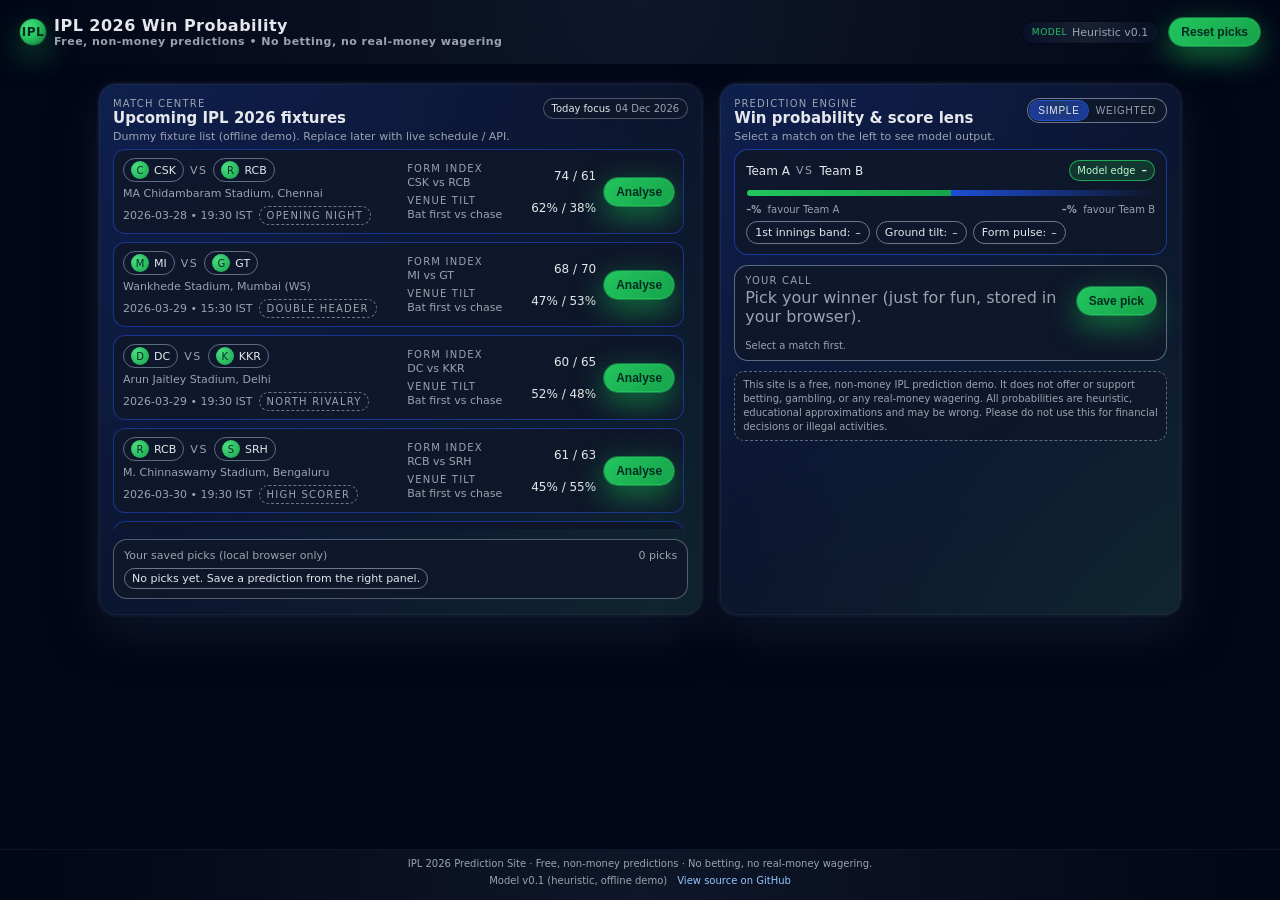
<file: index.html>
<!DOCTYPE html>
<html lang="en">
<head>
  <meta charset="UTF-8" />
  <title>IPL 2026 Win Probability</title>
  <meta name="viewport" content="width=device-width, initial-scale=1" />
  <link rel="stylesheet" href="styles.css" />
</head>
<body>
  <header>
    <div class="logo">
      <div class="logo-pill">IPL</div>
      <div>
        <div>IPL 2026 Win Probability</div>
        <div class="logo-sub">Free, non-money predictions • No betting, no real-money wagering</div>
      </div>
    </div>
    <div class="header-right">
      <div class="chip">
        <span>Model</span>
        Heuristic v0.1
      </div>
      <button class="btn-primary" type="button" onclick="resetAll()">
        Reset picks
      </button>
    </div>
  </header>

  <main>
    <div class="layout">
      <section class="card">
        <div class="card-inner">
          <div class="section-header">
            <div>
              <div class="section-kicker">Match centre</div>
              <div class="section-title">Upcoming IPL 2026 fixtures</div>
              <div class="section-sub">
                Dummy fixture list (offline demo). Replace later with live schedule / API.
              </div>
            </div>
            <div class="badge-soft">
              <strong>Today focus</strong>
              <span id="todayLabel">TBD</span>
            </div>
          </div>

          <div class="matches-scroll">
            <div class="matches-list" id="matchesList"></div>
          </div>

          <div class="user-predictions-card">
            <div class="user-predictions-header">
              <span>Your saved picks (local browser only)</span>
              <span id="savedCount">0 picks</span>
            </div>
            <div class="user-predictions-list" id="userPredictionsList"></div>
          </div>
        </div>
      </section>

      <section class="card">
        <div class="card-inner">
          <div class="section-header">
            <div>
              <div class="section-kicker">Prediction engine</div>
              <div class="section-title">
                Win probability & score lens
              </div>
              <div class="section-sub" id="selectedMatchTitle">
                Select a match on the left to see model output.
              </div>
            </div>
            <div class="pill-toggle" aria-label="Prediction mode">
              <button type="button" class="active" id="modeSimpleBtn" onclick="setMode('simple')">Simple</button>
              <button type="button" id="modeAdvancedBtn" onclick="setMode('advanced')">Weighted</button>
            </div>
          </div>

          <div class="probability-gauge">
            <div class="prob-header">
              <div class="prob-teams">
                <span id="probTeamA">Team A</span>
                <span class="vs">vs</span>
                <span id="probTeamB">Team B</span>
              </div>
              <div class="odds-pill">
                <span>Model edge</span>
                <strong id="modelEdge">–</strong>
              </div>
            </div>

            <div class="prob-bar">
              <div class="prob-bar-fill" id="probBarFill">
                <div class="prob-bar-a"></div>
                <div class="prob-bar-b"></div>
              </div>
            </div>

            <div class="prob-footer">
              <div>
                <strong id="probAValue">–%</strong> &nbsp;favour
                <span id="probAFavour">Team A</span>
              </div>
              <div>
                <strong id="probBValue">–%</strong> &nbsp;favour
                <span id="probBFavour">Team B</span>
              </div>
            </div>

            <div class="score-range">
              <div class="score-pill">
                <span>1st innings band:</span>
                <strong id="scoreBand">–</strong>
              </div>
              <div class="score-pill">
                <span>Ground tilt:</span>
                <strong id="groundTilt">–</strong>
              </div>
              <div class="score-pill">
                <span>Form pulse:</span>
                <strong id="formPulse">–</strong>
              </div>
            </div>
          </div>

          <div class="fan-poll">
            <div class="form-row">
              <div class="form-label">
                <span>Your call</span>
                <div>
                  Pick your winner (just for fun, stored in your browser).
                </div>
              </div>
              <button class="btn-primary" type="button" onclick="saveCurrentPick()">
                Save pick
              </button>
            </div>

            <div class="fan-poll-options" id="fanPollOptions"></div>

            <div class="fan-poll-meta">
              <span id="fanPollHint">Select a match first.</span>
              <span id="fanPollMetaRight"></span>
            </div>
          </div>

          <div class="disclaimer">
            This site is a free, non-money IPL prediction demo. It does not offer or support betting,
            gambling, or any real-money wagering. All probabilities are heuristic, educational
            approximations and may be wrong. Please do not use this for financial decisions or
            illegal activities.
          </div>
        </div>
      </section>
    </div>
  </main>

  <footer>
    <div>IPL 2026 Prediction Site · Free, non-money predictions · No betting, no real-money wagering.</div>
    <div class="footer-links">
      <span>Model v0.1 (heuristic, offline demo)</span>
      <a href="https://github.com/qarnainnazish-a11y/ipl-win-probability" target="_blank" rel="noreferrer">
        View source on GitHub
      </a>
    </div>
  </footer>

  <script src="app.js"></script>
</body>
</html>
</file>
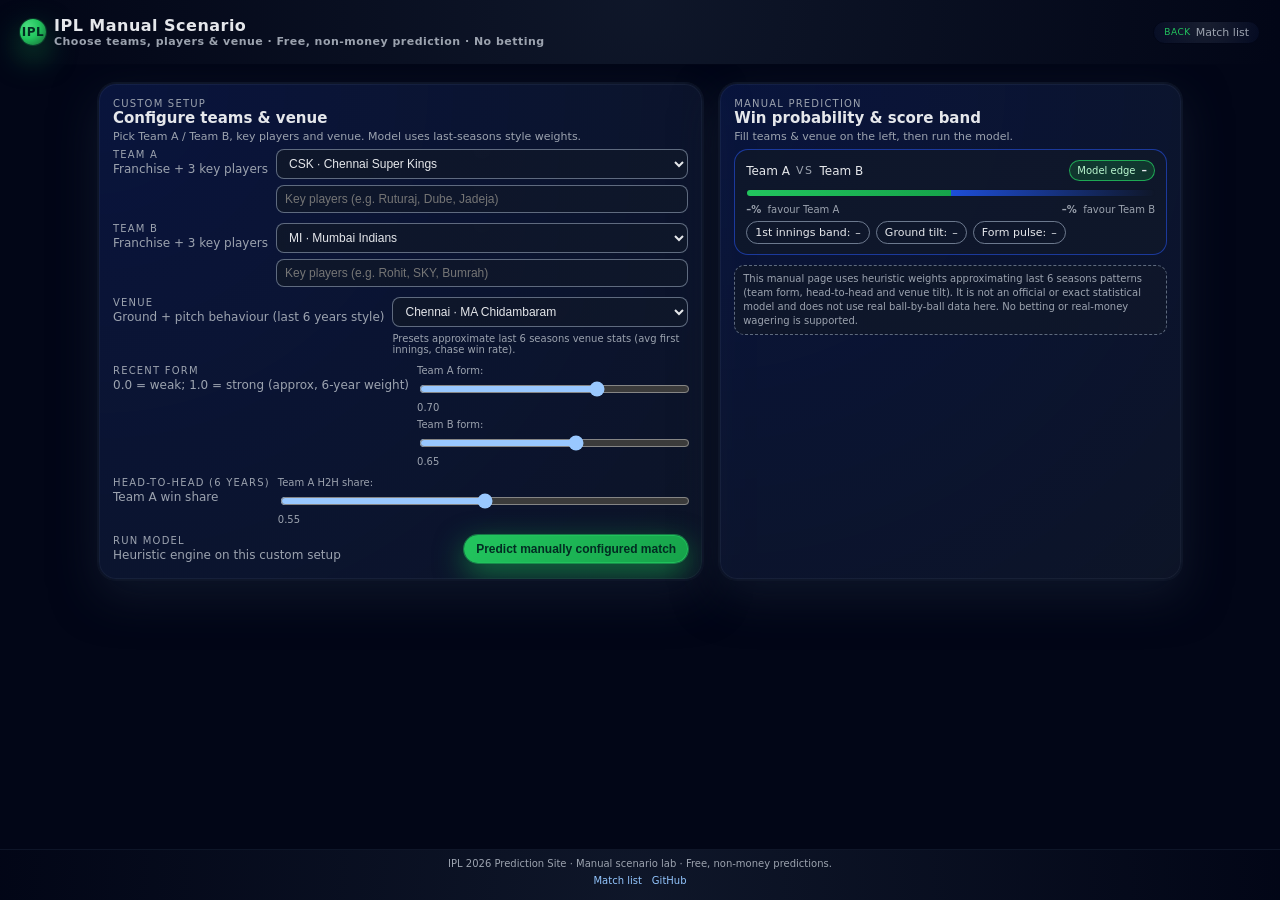
<file: manual.html>
<!DOCTYPE html>
<html lang="en">
<head>
  <meta charset="UTF-8" />
  <title>IPL Manual Scenario · IPL 2026 Win Probability</title>
  <meta name="viewport" content="width=device-width, initial-scale=1" />
  <link rel="stylesheet" href="manual.css" />
</head>
<body>
  <header>
    <div class="logo">
      <div class="logo-pill">IPL</div>
      <div>
        <div>IPL Manual Scenario</div>
        <div class="logo-sub">
          Choose teams, players & venue · Free, non-money prediction · No betting
        </div>
      </div>
    </div>
    <div class="header-right">
      <a href="index.html" class="chip">
        <span>Back</span>
        Match list
      </a>
    </div>
  </header>

  <main>
    <div class="layout">
      <!-- Left: inputs -->
      <section class="card">
        <div class="card-inner">
          <div class="section-header">
            <div>
              <div class="section-kicker">Custom setup</div>
              <div class="section-title">Configure teams & venue</div>
              <div class="section-sub">
                Pick Team A / Team B, key players and venue. Model uses last-seasons style weights.
              </div>
            </div>
          </div>

          <div class="scroll">
            <div class="form-rows">
              <!-- Team A -->
              <div class="form-row">
                <div class="form-label">
                  <span>Team A</span>
                  <div>Franchise + 3 key players</div>
                </div>
                <div class="form-input-block">
                  <select id="manualTeamA" class="input-select">
                    <option value="CSK">CSK · Chennai Super Kings</option>
                    <option value="MI">MI · Mumbai Indians</option>
                    <option value="RCB">RCB · Royal Challengers Bengaluru</option>
                    <option value="GT">GT · Gujarat Titans</option>
                    <option value="KKR">KKR · Kolkata Knight Riders</option>
                    <option value="SRH">SRH · Sunrisers Hyderabad</option>
                    <option value="DC">DC · Delhi Capitals</option>
                    <option value="RR">RR · Rajasthan Royals</option>
                    <option value="PBKS">PBKS · Punjab Kings</option>
                    <option value="LSG">LSG · Lucknow Super Giants</option>
                  </select>
                  <input id="manualTeamAPlayers" class="input-text"
                    placeholder="Key players (e.g. Ruturaj, Dube, Jadeja)" />
                </div>
              </div>

              <!-- Team B -->
              <div class="form-row">
                <div class="form-label">
                  <span>Team B</span>
                  <div>Franchise + 3 key players</div>
                </div>
                <div class="form-input-block">
                  <select id="manualTeamB" class="input-select">
                    <option value="MI">MI · Mumbai Indians</option>
                    <option value="CSK">CSK · Chennai Super Kings</option>
                    <option value="RCB">RCB · Royal Challengers Bengaluru</option>
                    <option value="GT">GT · Gujarat Titans</option>
                    <option value="KKR">KKR · Kolkata Knight Riders</option>
                    <option value="SRH">SRH · Sunrisers Hyderabad</option>
                    <option value="DC">DC · Delhi Capitals</option>
                    <option value="RR">RR · Rajasthan Royals</option>
                    <option value="PBKS">PBKS · Punjab Kings</option>
                    <option value="LSG">LSG · Lucknow Super Giants</option>
                  </select>
                  <input id="manualTeamBPlayers" class="input-text"
                    placeholder="Key players (e.g. Rohit, SKY, Bumrah)" />
                </div>
              </div>

              <!-- Venue -->
              <div class="form-row">
                <div class="form-label">
                  <span>Venue</span>
                  <div>Ground + pitch behaviour (last 6 years style)</div>
                </div>
                <div class="form-input-block">
                  <select id="manualVenue" class="input-select">
                    <option value="CHEP">Chennai · MA Chidambaram</option>
                    <option value="WANKHEDE">Mumbai · Wankhede</option>
                    <option value="CHINNASWAMY">Bengaluru · Chinnaswamy</option>
                    <option value="ARUN_JAITLEY">Delhi · Arun Jaitley</option>
                    <option value="EDEN">Kolkata · Eden Gardens</option>
                    <option value="JAIPUR">Jaipur · SMS</option>
                    <option value="MOHALI">Mohali · IS Bindra</option>
                    <option value="AHMEDABAD">Ahmedabad · Narendra Modi</option>
                  </select>
                  <div class="help-text">
                    Presets approximate last 6 seasons venue stats (avg first innings, chase win rate).
                  </div>
                </div>
              </div>

              <!-- Form sliders -->
              <div class="form-row">
                <div class="form-label">
                  <span>Recent form</span>
                  <div>0.0 = weak; 1.0 = strong (approx, 6-year weight)</div>
                </div>
                <div class="form-input-block">
                  <label class="slider-label">
                    Team A form:
                    <input id="manualFormA" type="range" min="0.3" max="0.9" step="0.05" value="0.7" />
                    <span id="manualFormALabel">0.70</span>
                  </label>
                  <label class="slider-label">
                    Team B form:
                    <input id="manualFormB" type="range" min="0.3" max="0.9" step="0.05" value="0.65" />
                    <span id="manualFormBLabel">0.65</span>
                  </label>
                </div>
              </div>

              <!-- H2H -->
              <div class="form-row">
                <div class="form-label">
                  <span>Head-to-head (6 years)</span>
                  <div>Team A win share</div>
                </div>
                <div class="form-input-block">
                  <label class="slider-label">
                    Team A H2H share:
                    <input id="manualH2HA" type="range" min="0.3" max="0.8" step="0.05" value="0.55" />
                    <span id="manualH2HALabel">0.55</span>
                  </label>
                </div>
              </div>

              <!-- Run button -->
              <div class="form-row">
                <div class="form-label">
                  <span>Run model</span>
                  <div>Heuristic engine on this custom setup</div>
                </div>
                <button class="btn-primary" type="button" onclick="runManualScenario()">
                  Predict manually configured match
                </button>
              </div>
            </div>
          </div>
        </div>
      </section>

      <!-- Right: output -->
      <section class="card">
        <div class="card-inner">
          <div class="section-header">
            <div>
              <div class="section-kicker">Manual prediction</div>
              <div class="section-title">
                Win probability & score band
              </div>
              <div class="section-sub" id="manualSelectedTitle">
                Fill teams & venue on the left, then run the model.
              </div>
            </div>
          </div>

          <div class="probability-gauge">
            <div class="prob-header">
              <div class="prob-teams">
                <span id="manualProbTeamA">Team A</span>
                <span class="vs">vs</span>
                <span id="manualProbTeamB">Team B</span>
              </div>
              <div class="odds-pill">
                <span>Model edge</span>
                <strong id="manualModelEdge">–</strong>
              </div>
            </div>

            <div class="prob-bar">
              <div class="prob-bar-fill" id="manualProbBarFill">
                <div class="prob-bar-a"></div>
                <div class="prob-bar-b"></div>
              </div>
            </div>

            <div class="prob-footer">
              <div>
                <strong id="manualProbAValue">–%</strong> &nbsp;favour
                <span id="manualProbAFavour">Team A</span>
              </div>
              <div>
                <strong id="manualProbBValue">–%</strong> &nbsp;favour
                <span id="manualProbBFavour">Team B</span>
              </div>
            </div>

            <div class="score-range">
              <div class="score-pill">
                <span>1st innings band:</span>
                <strong id="manualScoreBand">–</strong>
              </div>
              <div class="score-pill">
                <span>Ground tilt:</span>
                <strong id="manualGroundTilt">–</strong>
              </div>
              <div class="score-pill">
                <span>Form pulse:</span>
                <strong id="manualFormPulse">–</strong>
              </div>
            </div>
          </div>

          <div class="disclaimer">
            This manual page uses heuristic weights approximating last 6 seasons
            patterns (team form, head-to-head and venue tilt). It is not an official or exact
            statistical model and does not use real ball-by-ball data here. No betting or
            real-money wagering is supported.
          </div>
        </div>
      </section>
    </div>
  </main>

  <footer>
    <div>IPL 2026 Prediction Site · Manual scenario lab · Free, non-money predictions.</div>
    <div class="footer-links">
      <a href="index.html">Match list</a>
      <a href="https://github.com/qarnainnazish-a11y/ipl-win-probability" target="_blank" rel="noreferrer">
        GitHub
      </a>
    </div>
  </footer>

  <script src="manual.js"></script>
</body>
</html>
</file>
<file: styles.css>
:root {
  color-scheme: dark;
  --bg: #020617;
  --bg-elevated: #020617;
  --card: #020617;
  --border-subtle: #020617;
  --border-strong: #020617;
  --accent: #020617;
  --accent-soft: #020617;
  --accent-soft-strong: #020617;
  --accent-strong: #020617;
  --text-main: #e5e7eb;
  --text-soft: #9ca3af;
  --danger: #020617;
  --danger-soft: rgba(248, 113, 113, 0.15);
  --success: #22c55e;
  --success-soft: rgba(34, 197, 94, 0.12);
  --chip-bg: #020617;
  --chip-border: #020617;
  --chip-active-bg: #020617;
  --chip-active-border: #020617;
  --badge-soft-bg: #020617;
  --badge-soft-border: #020617;
  --input-bg: #020617;
  --input-border: #020617;
}

* {
  box-sizing: border-box;
}

body {
  margin: 0;
  font-family: system-ui, -apple-system, BlinkMacSystemFont, "Segoe UI", sans-serif;
  background: radial-gradient(circle at top, #020617 0, #020617 50%, #020617 100%);
  color: var(--text-main);
  min-height: 100vh;
  display: flex;
  flex-direction: column;
}

header {
  padding: 16px 20px;
  border-bottom: 1px solid #020617;
  display: flex;
  align-items: center;
  justify-content: space-between;
  gap: 12px;
  position: sticky;
  top: 0;
  z-index: 10;
  backdrop-filter: blur(18px);
  background: radial-gradient(circle at top, rgba(15,23,42,0.98), rgba(2,6,23,0.98));
}

.logo {
  font-weight: 600;
  letter-spacing: 0.03em;
  font-size: 16px;
  display: flex;
  align-items: center;
  gap: 8px;
}

.logo-pill {
  width: 26px;
  height: 26px;
  border-radius: 999px;
  background: radial-gradient(circle at 30% 30%, #4ade80, #22c55e 45%, #166534 100%);
  display: flex;
  align-items: center;
  justify-content: center;
  font-size: 12px;
  color: #022c22;
  box-shadow: 0 0 0 1px rgba(34, 197, 94, 0.2), 0 12px 30px rgba(22, 163, 74, 0.55);
}

.logo-sub {
  font-size: 11px;
  color: var(--text-soft);
}

.header-right {
  display: flex;
  align-items: center;
  gap: 10px;
}

.chip {
  font-size: 11px;
  padding: 4px 10px;
  border-radius: 999px;
  border: 1px solid #020617;
  background: radial-gradient(circle at top, rgba(148,163,184,0.15), rgba(30,64,175,0.07));
  color: var(--text-soft);
  display: inline-flex;
  align-items: center;
  gap: 5px;
  white-space: nowrap;
}

.chip span {
  font-size: 9px;
  text-transform: uppercase;
  letter-spacing: 0.06em;
  color: #22c55e;
}

main {
  flex: 1;
  display: flex;
  flex-direction: column;
  padding: 18px 18px 28px;
  gap: 16px;
  max-width: 1120px;
  width: 100%;
  margin: 0 auto;
}

.layout {
  display: grid;
  grid-template-columns: minmax(0, 1.7fr) minmax(0, 1.3fr);
  gap: 16px;
}

@media (max-width: 900px) {
  .layout {
    grid-template-columns: minmax(0, 1fr);
  }
}

.card {
  background: radial-gradient(circle at top left, rgba(30,64,175,0.25), rgba(15,23,42,0.85));
  border-radius: 18px;
  border: 1px solid rgba(15,23,42,0.9);
  box-shadow:
    0 0 0 1px rgba(15,23,42,0.9),
    0 16px 45px rgba(15,23,42,0.95),
    inset 0 0 0 1px rgba(148,163,184,0.08);
  padding: 14px 14px 16px;
  position: relative;
  overflow: hidden;
}

.card::before {
  content: "";
  position: absolute;
  inset: -20%;
  background:
    radial-gradient(circle at top left, rgba(59,130,246,0.18), transparent 60%),
    radial-gradient(circle at bottom right, rgba(34,197,94,0.18), transparent 60%);
  opacity: 0.65;
  pointer-events: none;
  mix-blend-mode: screen;
}

.card-inner {
  position: relative;
  z-index: 1;
}

.section-header {
  display: flex;
  align-items: flex-start;
  justify-content: space-between;
  gap: 8px;
  margin-bottom: 6px;
}

.section-title {
  font-size: 15px;
  font-weight: 600;
  display: flex;
  align-items: center;
  gap: 6px;
}

.section-kicker {
  font-size: 10px;
  text-transform: uppercase;
  letter-spacing: 0.12em;
  color: var(--text-soft);
}

.section-sub {
  font-size: 11px;
  color: var(--text-soft);
  margin-top: 3px;
}

.badge-soft {
  font-size: 10px;
  padding: 4px 8px;
  border-radius: 999px;
  border: 1px solid rgba(148,163,184,0.45);
  background: radial-gradient(circle at top, rgba(15,23,42,0.9), rgba(15,23,42,0.7));
  display: inline-flex;
  align-items: center;
  gap: 5px;
  color: var(--text-soft);
}

.badge-soft strong {
  color: #e5e7eb;
  font-weight: 500;
}

.matches-scroll {
  max-height: 380px;
  overflow-y: auto;
  padding-right: 4px;
  margin-top: 4px;
}

.matches-list {
  display: flex;
  flex-direction: column;
  gap: 8px;
}

.match-card {
  border-radius: 12px;
  border: 1px solid rgba(30,64,175,0.75);
  background: radial-gradient(circle at top left, rgba(15,23,42,0.9), rgba(15,23,42,0.9));
  padding: 8px 9px;
  display: grid;
  grid-template-columns: minmax(0, 1.9fr) minmax(0, 1.3fr) auto;
  gap: 8px;
  align-items: center;
  cursor: pointer;
  position: relative;
  overflow: hidden;
  transition:
    border-color 0.16s ease-out,
    background 0.16s ease-out,
    transform 0.08s ease-out;
}

.match-card::before {
  content: "";
  position: absolute;
  inset: 0;
  background: linear-gradient(90deg, rgba(37,99,235,0.18), rgba(22,163,74,0.18));
  opacity: 0;
  mix-blend-mode: screen;
  transition: opacity 0.16s ease-out;
}

.match-card:hover {
  border-color: rgba(59,130,246,0.85);
  transform: translateY(-1px);
}

.match-card:hover::before {
  opacity: 0.65;
}

.match-card.selected {
  border-color: #22c55e;
  box-shadow: 0 0 0 1px rgba(34,197,94,0.9), 0 0 0 3px rgba(34,197,94,0.18);
}

.match-main {
  display: flex;
  flex-direction: column;
  gap: 5px;
}

.match-row {
  display: flex;
  align-items: center;
  gap: 6px;
  font-size: 13px;
}

.team-tag {
  padding: 2px 7px;
  border-radius: 999px;
  border: 1px solid rgba(148,163,184,0.6);
  font-size: 11px;
  display: inline-flex;
  align-items: center;
  gap: 5px;
}

.team-pill {
  width: 18px;
  height: 18px;
  border-radius: 999px;
  background: radial-gradient(circle at 30% 30%, #4ade80, #16a34a);
  display: inline-flex;
  align-items: center;
  justify-content: center;
  font-size: 10px;
  color: #022c22;
}

.vs {
  font-size: 11px;
  text-transform: uppercase;
  letter-spacing: 0.14em;
  color: var(--text-soft);
}

.match-meta {
  font-size: 11px;
  color: var(--text-soft);
  display: flex;
  flex-wrap: wrap;
  gap: 6px;
  align-items: center;
}

.meta-chip {
  padding: 3px 7px;
  border-radius: 999px;
  border: 1px dashed rgba(148,163,184,0.7);
  font-size: 10px;
  text-transform: uppercase;
  letter-spacing: 0.12em;
}

.form-rows {
  display: flex;
  flex-direction: column;
  gap: 6px;
  font-size: 11px;
}

.form-row {
  display: flex;
  align-items: center;
  justify-content: space-between;
  gap: 8px;
}

.form-label {
  color: var(--text-soft);
  display: flex;
  flex-direction: column;
  gap: 2px;
}

.form-label span {
  font-size: 10px;
  text-transform: uppercase;
  letter-spacing: 0.12em;
}

.form-value {
  font-size: 12px;
  font-weight: 500;
  color: #e5e7eb;
}

.odds-pill {
  padding: 3px 7px;
  border-radius: 999px;
  border: 1px solid rgba(34,197,94,0.8);
  background: radial-gradient(circle at top, rgba(22,163,74,0.25), rgba(22,101,52,0.4));
  font-size: 11px;
  display: inline-flex;
  align-items: center;
  gap: 6px;
}

.odds-pill span {
  font-size: 10px;
  color: #bbf7d0;
}

.user-predictions-card {
  margin-top: 10px;
  border-radius: 14px;
  border: 1px solid rgba(148,163,184,0.5);
  background: radial-gradient(circle at top, rgba(15,23,42,0.9), rgba(15,23,42,0.9));
  padding: 9px 10px;
  display: flex;
  flex-direction: column;
  gap: 6px;
}

.user-predictions-header {
  display: flex;
  align-items: center;
  justify-content: space-between;
  gap: 6px;
  font-size: 11px;
  color: var(--text-soft);
}

.user-predictions-list {
  display: flex;
  flex-wrap: wrap;
  gap: 6px;
}

.user-pred-pill {
  padding: 3px 7px;
  border-radius: 999px;
  border: 1px solid rgba(148,163,184,0.7);
  font-size: 11px;
  display: inline-flex;
  align-items: center;
  gap: 6px;
}

.user-pred-pill strong {
  color: #e5e7eb;
  font-weight: 500;
}

.btn-primary {
  border-radius: 999px;
  border: 1px solid rgba(34,197,94,0.9);
  background: linear-gradient(135deg, #22c55e, #16a34a);
  color: #022c22;
  font-size: 12px;
  padding: 6px 11px;
  font-weight: 600;
  cursor: pointer;
  display: inline-flex;
  align-items: center;
  gap: 6px;
  box-shadow:
    0 0 0 1px rgba(34,197,94,0.5),
    0 10px 30px rgba(22,163,74,0.7);
  transition:
    transform 0.06s ease-out,
    box-shadow 0.06s ease-out,
    filter 0.06s ease-out;
  white-space: nowrap;
}

.btn-primary:hover {
  transform: translateY(-1px);
  filter: brightness(1.03);
}

.btn-primary:active {
  transform: translateY(0);
  box-shadow:
    0 0 0 1px rgba(34,197,94,0.7),
    0 6px 18px rgba(22,163,74,0.65);
}

.pill-toggle {
  display: inline-flex;
  border-radius: 999px;
  border: 1px solid rgba(148,163,184,0.7);
  padding: 2px;
  background: radial-gradient(circle at top, rgba(15,23,42,0.9), rgba(15,23,42,0.9));
  font-size: 10px;
}

.pill-toggle button {
  border-radius: 999px;
  border: none;
  background: transparent;
  color: var(--text-soft);
  padding: 4px 8px;
  cursor: pointer;
  font-size: 10px;
  letter-spacing: 0.08em;
  text-transform: uppercase;
}

.pill-toggle button.active {
  background: radial-gradient(circle at top, rgba(59,130,246,0.3), rgba(30,64,175,0.9));
  color: #e5e7eb;
  box-shadow: 0 0 0 1px rgba(37,99,235,0.8);
}

.probability-gauge {
  margin-top: 4px;
  border-radius: 14px;
  border: 1px solid rgba(30,64,175,0.85);
  background: radial-gradient(circle at top, rgba(15,23,42,0.9), rgba(15,23,42,0.9));
  padding: 10px 11px;
}

.prob-header {
  display: flex;
  align-items: center;
  justify-content: space-between;
  gap: 8px;
  font-size: 11px;
}

.prob-teams {
  display: flex;
  align-items: center;
  gap: 6px;
  font-size: 12px;
  font-weight: 500;
}

.prob-bar {
  margin-top: 8px;
  height: 8px;
  border-radius: 999px;
  border: 1px solid rgba(15,23,42,0.9);
  background: radial-gradient(circle at top, rgba(15,23,42,0.9), rgba(15,23,42,0.9));
  overflow: hidden;
  position: relative;
}

.prob-bar-fill {
  position: absolute;
  inset: 0;
  display: grid;
  grid-template-columns: var(--a, 50%) var(--b, 50%);
}

.prob-bar-a {
  background: linear-gradient(90deg, #22c55e, #16a34a);
}

.prob-bar-b {
  background: linear-gradient(90deg, #1d4ed8, #0f172a);
}

.prob-footer {
  margin-top: 7px;
  display: flex;
  align-items: center;
  justify-content: space-between;
  font-size: 10px;
  color: var(--text-soft);
}

.score-range {
  margin-top: 6px;
  display: flex;
  flex-wrap: wrap;
  gap: 6px;
  font-size: 11px;
}

.score-pill {
  padding: 4px 8px;
  border-radius: 999px;
  border: 1px solid rgba(148,163,184,0.7);
  display: inline-flex;
  align-items: center;
  gap: 5px;
}

.score-pill strong {
  color: #e5e7eb;
  font-weight: 500;
}

.fan-poll {
  margin-top: 10px;
  border-radius: 14px;
  border: 1px solid rgba(148,163,184,0.6);
  background: radial-gradient(circle at top, rgba(15,23,42,0.9), rgba(15,23,42,0.9));
  padding: 9px 10px;
  display: flex;
  flex-direction: column;
  gap: 7px;
}

.fan-poll-options {
  display: flex;
  flex-wrap: wrap;
  gap: 6px;
}

.fan-option {
  padding: 4px 9px;
  border-radius: 999px;
  border: 1px solid rgba(148,163,184,0.7);
  font-size: 11px;
  cursor: pointer;
  display: inline-flex;
  align-items: center;
  gap: 6px;
  background: radial-gradient(circle at top, rgba(15,23,42,0.9), rgba(15,23,42,0.9));
}

.fan-option.selected {
  border-color: #22c55e;
  box-shadow: 0 0 0 1px rgba(34,197,94,0.9);
  background: radial-gradient(circle at top, rgba(22,163,74,0.35), rgba(22,163,74,0.1));
  color: #e5e7eb;
}

.fan-poll-meta {
  font-size: 10px;
  color: var(--text-soft);
  display: flex;
  align-items: center;
  justify-content: space-between;
  gap: 6px;
  flex-wrap: wrap;
}

.disclaimer {
  margin-top: 10px;
  font-size: 10px;
  color: var(--text-soft);
  line-height: 1.4;
  border-radius: 10px;
  border: 1px dashed rgba(148,163,184,0.6);
  padding: 6px 8px;
  background: radial-gradient(circle at top, rgba(15,23,42,0.95), rgba(15,23,42,0.9));
}

footer {
  padding: 8px 16px 14px;
  font-size: 10px;
  color: var(--text-soft);
  border-top: 1px solid rgba(15,23,42,0.95);
  text-align: center;
  background: radial-gradient(circle at bottom, rgba(15,23,42,0.98), rgba(2,6,23,0.98));
}

.footer-links {
  display: inline-flex;
  gap: 10px;
  flex-wrap: wrap;
  justify-content: center;
  margin-top: 6px;
}

a {
  color: #93c5fd;
  text-decoration: none;
}

a:hover {
  text-decoration: underline;
}

::-webkit-scrollbar {
  width: 6px;
}

::-webkit-scrollbar-track {
  background: transparent;
}

::-webkit-scrollbar-thumb {
  background: rgba(30,64,175,0.75);
  border-radius: 999px;
}

::-webkit-scrollbar-thumb:hover {
  background: rgba(37,99,235,0.95);
}
</file>
<file: manual.css>
:root {
  color-scheme: dark;
  --bg: #020617;
  --text-main: #e5e7eb;
  --text-soft: #9ca3af;
}

* {
  box-sizing: border-box;
}

body {
  margin: 0;
  font-family: system-ui, -apple-system, BlinkMacSystemFont, "Segoe UI", sans-serif;
  background: radial-gradient(circle at top, #020617 0, #020617 50%, #020617 100%);
  color: var(--text-main);
  min-height: 100vh;
  display: flex;
  flex-direction: column;
}

header {
  padding: 16px 20px;
  border-bottom: 1px solid #020617;
  display: flex;
  align-items: center;
  justify-content: space-between;
  gap: 12px;
  position: sticky;
  top: 0;
  z-index: 10;
  backdrop-filter: blur(18px);
  background: radial-gradient(circle at top, rgba(15,23,42,0.98), rgba(2,6,23,0.98));
}

.logo {
  font-weight: 600;
  letter-spacing: 0.03em;
  font-size: 16px;
  display: flex;
  align-items: center;
  gap: 8px;
}

.logo-pill {
  width: 26px;
  height: 26px;
  border-radius: 999px;
  background: radial-gradient(circle at 30% 30%, #4ade80, #22c55e 45%, #166534 100%);
  display: flex;
  align-items: center;
  justify-content: center;
  font-size: 12px;
  color: #022c22;
  box-shadow: 0 0 0 1px rgba(34, 197, 94, 0.2), 0 12px 30px rgba(22, 163, 74, 0.55);
}

.logo-sub {
  font-size: 11px;
  color: var(--text-soft);
}

.header-right {
  display: flex;
  align-items: center;
  gap: 10px;
}

.chip {
  font-size: 11px;
  padding: 4px 10px;
  border-radius: 999px;
  border: 1px solid #020617;
  background: radial-gradient(circle at top, rgba(148,163,184,0.15), rgba(30,64,175,0.07));
  color: var(--text-soft);
  display: inline-flex;
  align-items: center;
  gap: 5px;
  white-space: nowrap;
}

.chip span {
  font-size: 9px;
  text-transform: uppercase;
  letter-spacing: 0.06em;
  color: #22c55e;
}

main {
  flex: 1;
  display: flex;
  flex-direction: column;
  padding: 18px 18px 28px;
  gap: 16px;
  max-width: 1120px;
  width: 100%;
  margin: 0 auto;
}

.layout {
  display: grid;
  grid-template-columns: minmax(0, 1.7fr) minmax(0, 1.3fr);
  gap: 16px;
}

@media (max-width: 900px) {
  .layout {
    grid-template-columns: minmax(0, 1fr);
  }
}

.card {
  background: radial-gradient(circle at top left, rgba(30,64,175,0.25), rgba(15,23,42,0.85));
  border-radius: 18px;
  border: 1px solid rgba(15,23,42,0.9);
  box-shadow:
    0 0 0 1px rgba(15,23,42,0.9),
    0 16px 45px rgba(15,23,42,0.95),
    inset 0 0 0 1px rgba(148,163,184,0.08);
  padding: 14px 14px 16px;
  position: relative;
  overflow: hidden;
}

.card-inner {
  position: relative;
  z-index: 1;
}

.section-header {
  display: flex;
  align-items: flex-start;
  justify-content: space-between;
  gap: 8px;
  margin-bottom: 6px;
}

.section-title {
  font-size: 15px;
  font-weight: 600;
  display: flex;
  align-items: center;
  gap: 6px;
}

.section-kicker {
  font-size: 10px;
  text-transform: uppercase;
  letter-spacing: 0.12em;
  color: var(--text-soft);
}

.section-sub {
  font-size: 11px;
  color: var(--text-soft);
  margin-top: 3px;
}

.scroll {
  max-height: none;
}

.form-rows {
  display: flex;
  flex-direction: column;
  gap: 10px;
  font-size: 12px;
}

.form-row {
  display: flex;
  align-items: flex-start;
  justify-content: space-between;
  gap: 8px;
}

.form-label {
  color: var(--text-soft);
  display: flex;
  flex-direction: column;
  gap: 2px;
  min-width: 140px;
}

.form-label span {
  font-size: 10px;
  text-transform: uppercase;
  letter-spacing: 0.12em;
}

.form-input-block {
  flex: 1;
  display: flex;
  flex-direction: column;
  gap: 6px;
}

.input-select,
.input-text {
  width: 100%;
  padding: 6px 8px;
  border-radius: 8px;
  border: 1px solid rgba(148,163,184,0.6);
  background: radial-gradient(circle at top, rgba(15,23,42,0.9), rgba(15,23,42,0.95));
  color: var(--text-main);
  font-size: 12px;
}

.input-select:focus,
.input-text:focus {
  outline: none;
  border-color: #22c55e;
  box-shadow: 0 0 0 1px rgba(34,197,94,0.9);
}

.slider-label {
  font-size: 10px;
  color: var(--text-soft);
  display: flex;
  flex-direction: column;
  gap: 3px;
}

.slider-label span {
  font-size: 10px;
}

input[type="range"] {
  width: 100%;
}

.help-text {
  font-size: 10px;
  color: var(--text-soft);
}

/* shared gauge styles (copied from main) */

.probability-gauge {
  margin-top: 4px;
  border-radius: 14px;
  border: 1px solid rgba(30,64,175,0.85);
  background: radial-gradient(circle at top, rgba(15,23,42,0.9), rgba(15,23,42,0.9));
  padding: 10px 11px;
}

.prob-header {
  display: flex;
  align-items: center;
  justify-content: space-between;
  gap: 8px;
  font-size: 11px;
}

.prob-teams {
  display: flex;
  align-items: center;
  gap: 6px;
  font-size: 12px;
  font-weight: 500;
}

.vs {
  font-size: 11px;
  text-transform: uppercase;
  letter-spacing: 0.14em;
  color: var(--text-soft);
}

.odds-pill {
  padding: 3px 7px;
  border-radius: 999px;
  border: 1px solid rgba(34,197,94,0.8);
  background: radial-gradient(circle at top, rgba(22,163,74,0.25), rgba(22,101,52,0.4));
  font-size: 11px;
  display: inline-flex;
  align-items: center;
  gap: 6px;
}

.odds-pill span {
  font-size: 10px;
  color: #bbf7d0;
}

.prob-bar {
  margin-top: 8px;
  height: 8px;
  border-radius: 999px;
  border: 1px solid rgba(15,23,42,0.9);
  background: radial-gradient(circle at top, rgba(15,23,42,0.9), rgba(15,23,42,0.9));
  overflow: hidden;
  position: relative;
}

.prob-bar-fill {
  position: absolute;
  inset: 0;
  display: grid;
  grid-template-columns: var(--a, 50%) var(--b, 50%);
}

.prob-bar-a {
  background: linear-gradient(90deg, #22c55e, #16a34a);
}

.prob-bar-b {
  background: linear-gradient(90deg, #1d4ed8, #0f172a);
}

.prob-footer {
  margin-top: 7px;
  display: flex;
  align-items: center;
  justify-content: space-between;
  font-size: 10px;
  color: var(--text-soft);
}

.score-range {
  margin-top: 6px;
  display: flex;
  flex-wrap: wrap;
  gap: 6px;
  font-size: 11px;
}

.score-pill {
  padding: 4px 8px;
  border-radius: 999px;
  border: 1px solid rgba(148,163,184,0.7);
  display: inline-flex;
  align-items: center;
  gap: 5px;
}

.score-pill strong {
  color: #e5e7eb;
  font-weight: 500;
}

.btn-primary {
  border-radius: 999px;
  border: 1px solid rgba(34,197,94,0.9);
  background: linear-gradient(135deg, #22c55e, #16a34a);
  color: #022c22;
  font-size: 12px;
  padding: 6px 11px;
  font-weight: 600;
  cursor: pointer;
  display: inline-flex;
  align-items: center;
  gap: 6px;
  box-shadow:
    0 0 0 1px rgba(34,197,94,0.5),
    0 10px 30px rgba(22,163,74,0.7);
  transition:
    transform 0.06s ease-out,
    box-shadow 0.06s ease-out,
    filter 0.06s ease-out;
  white-space: nowrap;
}

.btn-primary:hover {
  transform: translateY(-1px);
  filter: brightness(1.03);
}

.btn-primary:active {
  transform: translateY(0);
  box-shadow:
    0 0 0 1px rgba(34,197,94,0.7),
    0 6px 18px rgba(22,163,74,0.65);
}

.disclaimer {
  margin-top: 10px;
  font-size: 10px;
  color: var(--text-soft);
  line-height: 1.4;
  border-radius: 10px;
  border: 1px dashed rgba(148,163,184,0.6);
  padding: 6px 8px;
  background: radial-gradient(circle at top, rgba(15,23,42,0.95), rgba(15,23,42,0.9));
}

footer {
  padding: 8px 16px 14px;
  font-size: 10px;
  color: var(--text-soft);
  border-top: 1px solid rgba(15,23,42,0.95);
  text-align: center;
  background: radial-gradient(circle at bottom, rgba(15,23,42,0.98), rgba(2,6,23,0.98));
}

.footer-links {
  display: inline-flex;
  gap: 10px;
  flex-wrap: wrap;
  justify-content: center;
  margin-top: 6px;
}

a {
  color: #93c5fd;
  text-decoration: none;
}

a:hover {
  text-decoration: underline;
}
</file>
